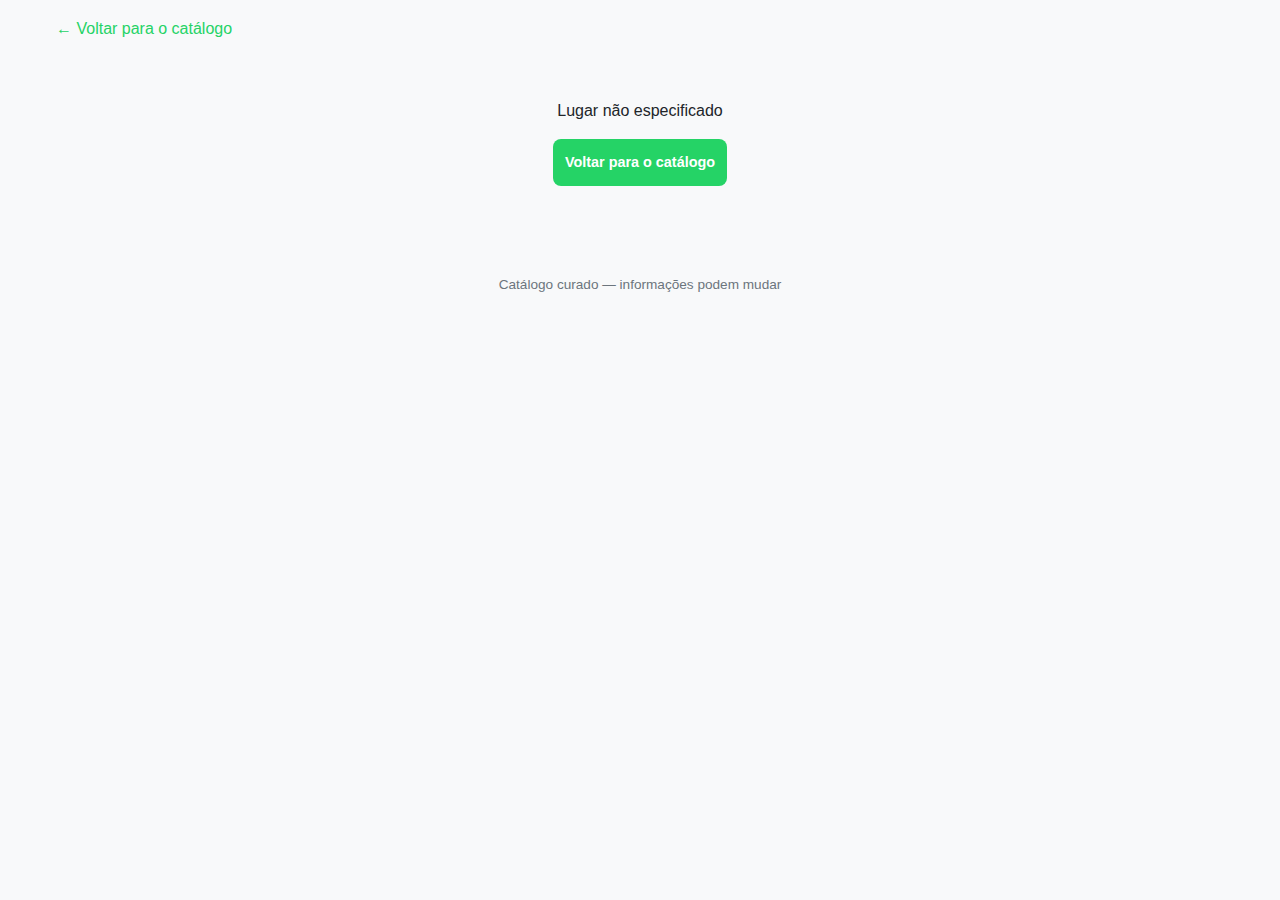
<file: lugar.html>
<!DOCTYPE html>
<html lang="pt-BR">
<head>
    <meta charset="UTF-8">
    <meta name="viewport" content="width=device-width, initial-scale=1.0">
    <title>Carregando... - Guia da Mesa</title>
    <meta name="description" content="Review editorial de restaurante em Sena Madureira - AC">
    <link rel="stylesheet" href="style.css">
    <link rel="stylesheet" href="review.css">
</head>
<body>
    <div class="container">
        <!-- Back Button -->
        <a href="index.html" class="back-link">← Voltar para o catálogo</a>

        <!-- Loading State -->
        <div id="loadingState" class="loading-state">
            <p>Carregando...</p>
        </div>

        <!-- Place Header -->
        <div id="placeHeader" class="place-header" style="display: none;">
            <!-- Será preenchido via JS -->
        </div>

        <!-- Review Content -->
        <div id="reviewContent" class="review-content" style="display: none;">
            <!-- Será preenchido via JS -->
        </div>

        <!-- Footer -->
        <footer class="footer">
            <p class="footer__text">Catálogo curado — informações podem mudar</p>
        </footer>
    </div>

    <script src="lugar.js"></script>
</body>
</html>
</file>
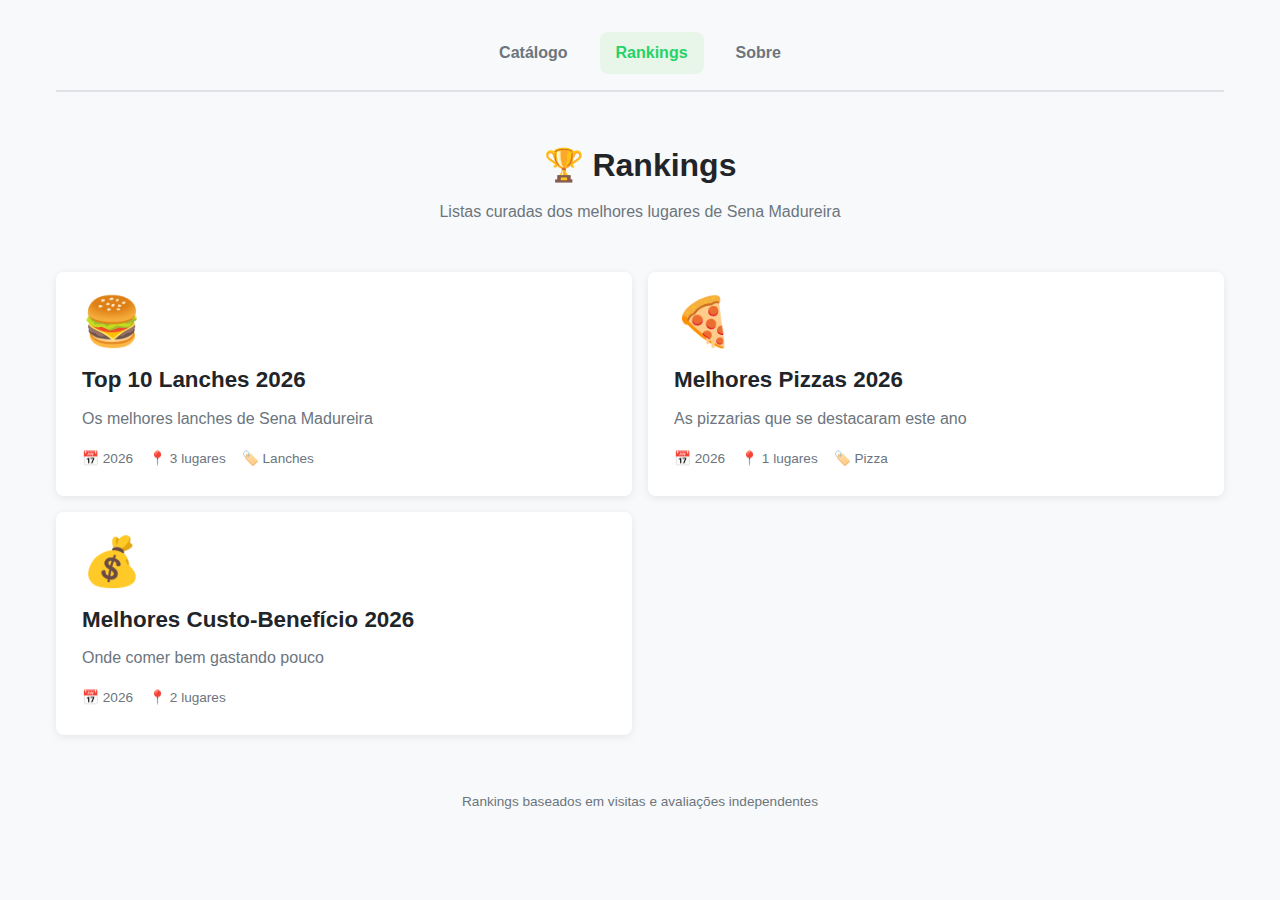
<file: rankings.html>
<!DOCTYPE html>
<html lang="pt-BR">
<head>
    <meta charset="UTF-8">
    <meta name="viewport" content="width=device-width, initial-scale=1.0">
    <title>Rankings - Guia da Mesa</title>
    <meta name="description" content="Rankings curados dos melhores lugares para comer em Sena Madureira - AC">
    <link rel="stylesheet" href="src/styles/style.css">
    <link rel="stylesheet" href="src/styles/rankings.css">
</head>
<body>
    <div class="container">
        <!-- Navigation -->
        <nav class="main-nav">
            <a href="index.html" class="nav-link">Catálogo</a>
            <a href="rankings.html" class="nav-link nav-link--active">Rankings</a>
            <a href="sobre.html" class="nav-link">Sobre</a>
        </nav>

        <!-- Header -->
        <header class="header">
            <h1 class="header__title">🏆 Rankings</h1>
            <p class="header__subtitle">Listas curadas dos melhores lugares de Sena Madureira</p>
        </header>

        <!-- Rankings Grid -->
        <div id="rankingsGrid" class="rankings-grid">
            <!-- Será preenchido via JS -->
        </div>

        <!-- Footer -->
        <footer class="footer">
            <p class="footer__text">Rankings baseados em visitas e avaliações independentes</p>
        </footer>
    </div>

    <script src="src/scripts/rankings.js"></script>
</body>
</html>
</file>
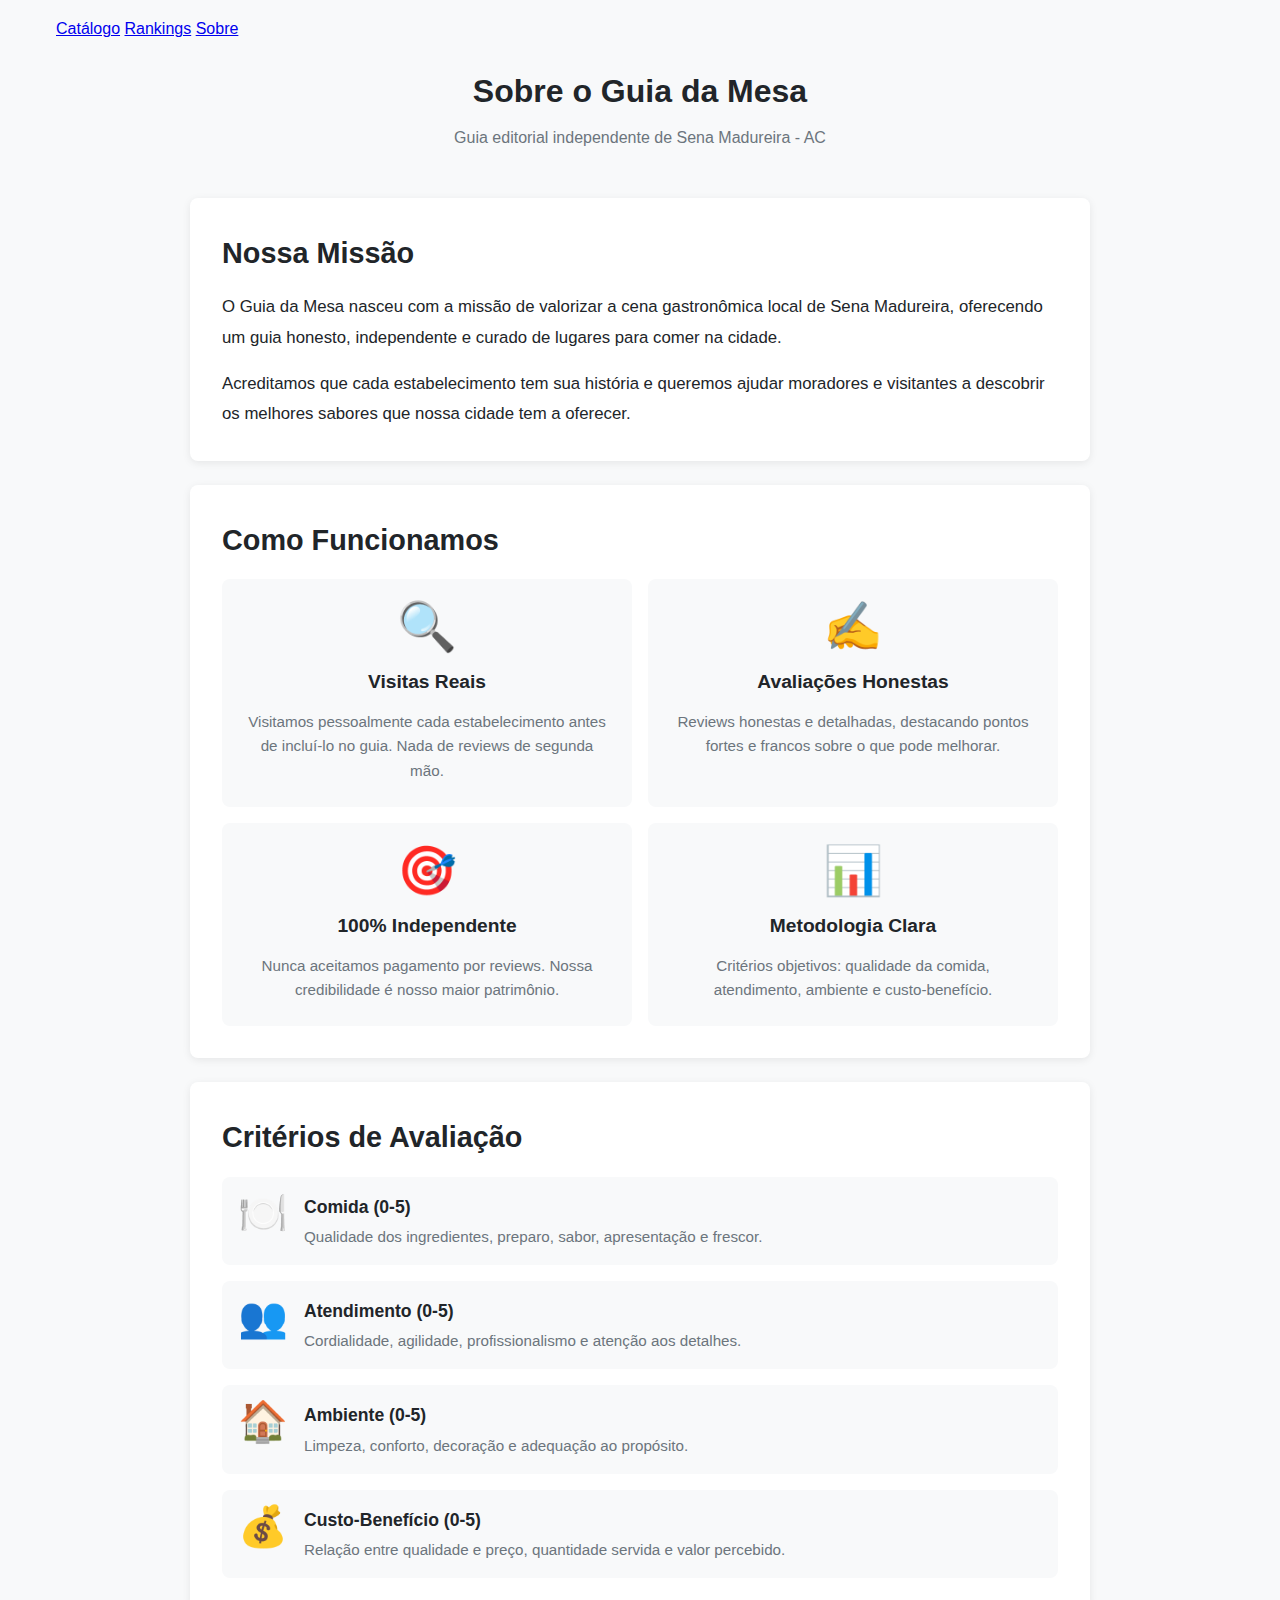
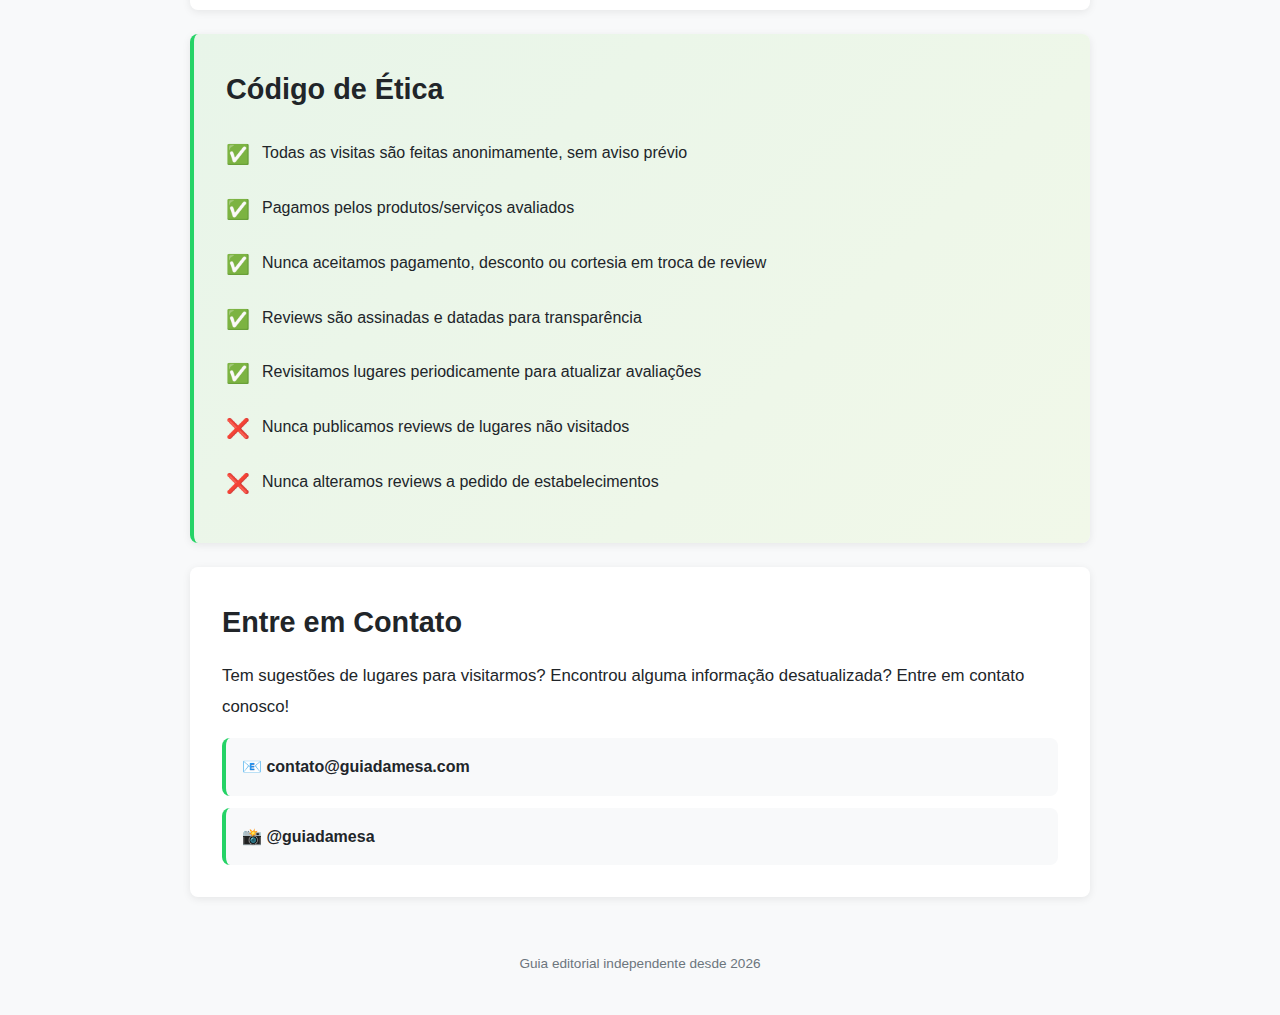
<file: sobre.html>
<!DOCTYPE html>
<html lang="pt-BR">
<head>
    <meta charset="UTF-8">
    <meta name="viewport" content="width=device-width, initial-scale=1.0">
    <title>Sobre - Guia da Mesa</title>
    <meta name="description" content="Conheça o Guia da Mesa, guia editorial independente de restaurantes de Sena Madureira - AC">
    <link rel="stylesheet" href="src/styles/style.css">
    <link rel="stylesheet" href="src/styles/sobre.css">
</head>
<body>
    <div class="container">
        <!-- Navigation -->
        <nav class="main-nav">
            <a href="index.html" class="nav-link">Catálogo</a>
            <a href="rankings.html" class="nav-link">Rankings</a>
            <a href="sobre.html" class="nav-link nav-link--active">Sobre</a>
        </nav>

        <!-- Header -->
        <header class="header">
            <h1 class="header__title">Sobre o Guia da Mesa</h1>
            <p class="header__subtitle">Guia editorial independente de Sena Madureira - AC</p>
        </header>

        <!-- About Content -->
        <div class="about-content">
            <!-- Mission -->
            <section class="about-section">
                <h2 class="about-section__title">Nossa Missão</h2>
                <p class="about-section__text">
                    O Guia da Mesa nasceu com a missão de valorizar a cena gastronômica local de Sena Madureira,
                    oferecendo um guia honesto, independente e curado de lugares para comer na cidade.
                </p>
                <p class="about-section__text">
                    Acreditamos que cada estabelecimento tem sua história e queremos ajudar moradores e visitantes
                    a descobrir os melhores sabores que nossa cidade tem a oferecer.
                </p>
            </section>

            <!-- How it Works -->
            <section class="about-section">
                <h2 class="about-section__title">Como Funcionamos</h2>
                <div class="about-grid">
                    <div class="about-card">
                        <div class="about-card__icon">🔍</div>
                        <h3 class="about-card__title">Visitas Reais</h3>
                        <p class="about-card__text">
                            Visitamos pessoalmente cada estabelecimento antes de incluí-lo no guia.
                            Nada de reviews de segunda mão.
                        </p>
                    </div>

                    <div class="about-card">
                        <div class="about-card__icon">✍️</div>
                        <h3 class="about-card__title">Avaliações Honestas</h3>
                        <p class="about-card__text">
                            Reviews honestas e detalhadas, destacando pontos fortes e francos
                            sobre o que pode melhorar.
                        </p>
                    </div>

                    <div class="about-card">
                        <div class="about-card__icon">🎯</div>
                        <h3 class="about-card__title">100% Independente</h3>
                        <p class="about-card__text">
                            Nunca aceitamos pagamento por reviews. Nossa credibilidade
                            é nosso maior patrimônio.
                        </p>
                    </div>

                    <div class="about-card">
                        <div class="about-card__icon">📊</div>
                        <h3 class="about-card__title">Metodologia Clara</h3>
                        <p class="about-card__text">
                            Critérios objetivos: qualidade da comida, atendimento, ambiente
                            e custo-benefício.
                        </p>
                    </div>
                </div>
            </section>

            <!-- Criteria -->
            <section class="about-section">
                <h2 class="about-section__title">Critérios de Avaliação</h2>
                <div class="criteria-list">
                    <div class="criteria-item">
                        <div class="criteria-item__icon">🍽️</div>
                        <div class="criteria-item__content">
                            <h3 class="criteria-item__title">Comida (0-5)</h3>
                            <p class="criteria-item__text">
                                Qualidade dos ingredientes, preparo, sabor, apresentação e frescor.
                            </p>
                        </div>
                    </div>

                    <div class="criteria-item">
                        <div class="criteria-item__icon">👥</div>
                        <div class="criteria-item__content">
                            <h3 class="criteria-item__title">Atendimento (0-5)</h3>
                            <p class="criteria-item__text">
                                Cordialidade, agilidade, profissionalismo e atenção aos detalhes.
                            </p>
                        </div>
                    </div>

                    <div class="criteria-item">
                        <div class="criteria-item__icon">🏠</div>
                        <div class="criteria-item__content">
                            <h3 class="criteria-item__title">Ambiente (0-5)</h3>
                            <p class="criteria-item__text">
                                Limpeza, conforto, decoração e adequação ao propósito.
                            </p>
                        </div>
                    </div>

                    <div class="criteria-item">
                        <div class="criteria-item__icon">💰</div>
                        <div class="criteria-item__content">
                            <h3 class="criteria-item__title">Custo-Benefício (0-5)</h3>
                            <p class="criteria-item__text">
                                Relação entre qualidade e preço, quantidade servida e valor percebido.
                            </p>
                        </div>
                    </div>
                </div>
            </section>

            <!-- Ethics -->
            <section class="about-section about-section--highlight">
                <h2 class="about-section__title">Código de Ética</h2>
                <ul class="ethics-list">
                    <li class="ethics-item">
                        <span class="ethics-icon">✅</span>
                        <span>Todas as visitas são feitas anonimamente, sem aviso prévio</span>
                    </li>
                    <li class="ethics-item">
                        <span class="ethics-icon">✅</span>
                        <span>Pagamos pelos produtos/serviços avaliados</span>
                    </li>
                    <li class="ethics-item">
                        <span class="ethics-icon">✅</span>
                        <span>Nunca aceitamos pagamento, desconto ou cortesia em troca de review</span>
                    </li>
                    <li class="ethics-item">
                        <span class="ethics-icon">✅</span>
                        <span>Reviews são assinadas e datadas para transparência</span>
                    </li>
                    <li class="ethics-item">
                        <span class="ethics-icon">✅</span>
                        <span>Revisitamos lugares periodicamente para atualizar avaliações</span>
                    </li>
                    <li class="ethics-item">
                        <span class="ethics-icon">❌</span>
                        <span>Nunca publicamos reviews de lugares não visitados</span>
                    </li>
                    <li class="ethics-item">
                        <span class="ethics-icon">❌</span>
                        <span>Nunca alteramos reviews a pedido de estabelecimentos</span>
                    </li>
                </ul>
            </section>

            <!-- Contact -->
            <section class="about-section">
                <h2 class="about-section__title">Entre em Contato</h2>
                <p class="about-section__text">
                    Tem sugestões de lugares para visitarmos? Encontrou alguma informação desatualizada?
                    Entre em contato conosco!
                </p>
                <div class="contact-info">
                    <a href="mailto:contato@guiadamesa.com" class="contact-link">
                        📧 contato@guiadamesa.com
                    </a>
                    <a href="https://instagram.com/guiadamesa" class="contact-link" target="_blank" rel="noopener noreferrer">
                        📸 @guiadamesa
                    </a>
                </div>
            </section>
        </div>

        <!-- Footer -->
        <footer class="footer">
            <p class="footer__text">Guia editorial independente desde 2026</p>
        </footer>
    </div>
</body>
</html>
</file>
<file: style.css>
/* ========================================
   CSS Variables
   ======================================== */
:root {
    --color-primary: #25D366;
    --color-secondary: #E1306C;
    --color-background: #F8F9FA;
    --color-card: #FFFFFF;
    --color-text: #212529;
    --color-text-light: #6C757D;
    --color-border: #DEE2E6;
    --border-radius: 8px;
    --spacing-xs: 8px;
    --spacing-sm: 12px;
    --spacing-md: 16px;
    --spacing-lg: 24px;
    --spacing-xl: 32px;
}

/* ========================================
   Reset & Base
   ======================================== */
* {
    margin: 0;
    padding: 0;
    box-sizing: border-box;
}

body {
    font-family: -apple-system, BlinkMacSystemFont, 'Segoe UI', Roboto, Oxygen, Ubuntu, Cantarell, sans-serif;
    background-color: var(--color-background);
    color: var(--color-text);
    line-height: 1.6;
    -webkit-font-smoothing: antialiased;
}

/* ========================================
   Container
   ======================================== */
.container {
    max-width: 1200px;
    margin: 0 auto;
    padding: var(--spacing-md);
}

/* ========================================
   Header
   ======================================== */
.header {
    text-align: center;
    padding: var(--spacing-lg) 0;
    margin-bottom: var(--spacing-lg);
}

.header__title {
    font-size: 2rem;
    font-weight: 700;
    color: var(--color-text);
    margin-bottom: var(--spacing-xs);
}

.header__subtitle {
    font-size: 1rem;
    color: var(--color-text-light);
    font-weight: 400;
}

/* ========================================
   Search
   ======================================== */
.search {
    margin-bottom: var(--spacing-md);
}

.search__input {
    width: 100%;
    padding: var(--spacing-sm) var(--spacing-md);
    border: 2px solid var(--color-border);
    border-radius: var(--border-radius);
    font-size: 1rem;
    transition: border-color 0.2s;
    background-color: var(--color-card);
}

.search__input:focus {
    outline: none;
    border-color: var(--color-primary);
}

.search__input::placeholder {
    color: var(--color-text-light);
}

/* ========================================
   Filters (Chips)
   ======================================== */
.filters {
    margin-bottom: var(--spacing-lg);
    overflow-x: auto;
    -webkit-overflow-scrolling: touch;
}

.filters__scroll {
    display: flex;
    gap: var(--spacing-xs);
    padding-bottom: var(--spacing-xs);
}

.filter-chip {
    padding: var(--spacing-xs) var(--spacing-md);
    border: 2px solid var(--color-border);
    border-radius: 20px;
    background-color: var(--color-card);
    color: var(--color-text);
    font-size: 0.9rem;
    font-weight: 500;
    cursor: pointer;
    white-space: nowrap;
    transition: all 0.2s;
    flex-shrink: 0;
}

.filter-chip:hover {
    border-color: var(--color-primary);
}

.filter-chip--active {
    background-color: var(--color-primary);
    border-color: var(--color-primary);
    color: white;
}

/* ========================================
   Places Grid
   ======================================== */
.places {
    display: grid;
    grid-template-columns: 1fr;
    gap: var(--spacing-md);
    margin-bottom: var(--spacing-xl);
}

@media (min-width: 640px) {
    .places {
        grid-template-columns: repeat(2, 1fr);
    }
}

@media (min-width: 1024px) {
    .places {
        grid-template-columns: repeat(3, 1fr);
    }
}

/* ========================================
   Place Card
   ======================================== */
.place-card {
    background-color: var(--color-card);
    border-radius: var(--border-radius);
    padding: var(--spacing-md);
    box-shadow: 0 2px 8px rgba(0, 0, 0, 0.08);
    transition: transform 0.2s, box-shadow 0.2s;
    position: relative;
}

.place-card:hover {
    transform: translateY(-2px);
    box-shadow: 0 4px 12px rgba(0, 0, 0, 0.12);
}

.place-card--clickable {
    cursor: pointer;
}

.place-card__badge {
    position: absolute;
    top: var(--spacing-sm);
    right: var(--spacing-sm);
    background-color: #FFF3CD;
    color: #856404;
    padding: 4px 10px;
    border-radius: 12px;
    font-size: 0.75rem;
    font-weight: 600;
}

.place-card__header {
    display: flex;
    gap: var(--spacing-md);
    margin-bottom: var(--spacing-md);
}

.place-card__logo {
    width: 72px;
    height: 72px;
    border-radius: var(--border-radius);
    object-fit: cover;
    background-color: var(--color-background);
    flex-shrink: 0;
}

.place-card__info {
    flex: 1;
    display: flex;
    flex-direction: column;
    justify-content: center;
}

.place-card__name {
    font-size: 1.1rem;
    font-weight: 600;
    color: var(--color-text);
    margin-bottom: var(--spacing-xs);
}

.place-card__category {
    display: inline-block;
    padding: 4px 10px;
    background-color: var(--color-background);
    color: var(--color-text-light);
    font-size: 0.75rem;
    font-weight: 500;
    border-radius: 12px;
    align-self: flex-start;
}

.place-card__actions {
    display: flex;
    gap: var(--spacing-xs);
}

.btn {
    flex: 1;
    padding: var(--spacing-sm);
    border: none;
    border-radius: var(--border-radius);
    font-size: 0.9rem;
    font-weight: 600;
    cursor: pointer;
    text-decoration: none;
    text-align: center;
    transition: all 0.2s;
    display: flex;
    align-items: center;
    justify-content: center;
    gap: 6px;
}

.btn--whatsapp {
    background-color: var(--color-primary);
    color: white;
}

.btn--whatsapp:hover {
    background-color: #20BA5A;
}

.btn--instagram {
    background-color: var(--color-border);
    color: var(--color-text);
}

.btn--instagram:hover {
    background-color: var(--color-secondary);
    color: white;
}

/* ========================================
   Empty State
   ======================================== */
.empty-state {
    text-align: center;
    padding: var(--spacing-xl);
}

.empty-state__text {
    font-size: 1.1rem;
    color: var(--color-text-light);
    margin-bottom: var(--spacing-md);
}

.empty-state__button {
    padding: var(--spacing-sm) var(--spacing-lg);
    background-color: var(--color-primary);
    color: white;
    border: none;
    border-radius: var(--border-radius);
    font-size: 1rem;
    font-weight: 600;
    cursor: pointer;
    transition: background-color 0.2s;
}

.empty-state__button:hover {
    background-color: #20BA5A;
}

/* ========================================
   Footer
   ======================================== */
.footer {
    text-align: center;
    padding: var(--spacing-lg) 0;
    margin-top: var(--spacing-xl);
}

.footer__text {
    font-size: 0.85rem;
    color: var(--color-text-light);
}

/* ========================================
   Scrollbar
   ======================================== */
.filters::-webkit-scrollbar {
    height: 6px;
}

.filters::-webkit-scrollbar-track {
    background: transparent;
}

.filters::-webkit-scrollbar-thumb {
    background: var(--color-border);
    border-radius: 3px;
}

.filters::-webkit-scrollbar-thumb:hover {
    background: var(--color-text-light);
}
</file>
<file: review.css>
/* ========================================
   Review Page Styles
   ======================================== */

/* Back Link */
.back-link {
    display: inline-block;
    margin-bottom: var(--spacing-lg);
    color: var(--color-primary);
    text-decoration: none;
    font-weight: 500;
    transition: color 0.2s;
}

.back-link:hover {
    color: #20BA5A;
}

/* Loading State */
.loading-state {
    text-align: center;
    padding: var(--spacing-xl);
    color: var(--color-text-light);
}

/* ========================================
   Place Header
   ======================================== */
.place-header {
    background-color: var(--color-card);
    border-radius: var(--border-radius);
    padding: var(--spacing-lg);
    margin-bottom: var(--spacing-lg);
    box-shadow: 0 2px 8px rgba(0, 0, 0, 0.08);
}

.place-header__top {
    display: flex;
    gap: var(--spacing-lg);
    margin-bottom: var(--spacing-lg);
}

.place-header__logo {
    width: 120px;
    height: 120px;
    border-radius: var(--border-radius);
    object-fit: cover;
    background-color: var(--color-background);
    flex-shrink: 0;
}

.place-header__info {
    flex: 1;
}

.place-header__name {
    font-size: 2rem;
    font-weight: 700;
    color: var(--color-text);
    margin-bottom: var(--spacing-xs);
}

.place-header__category {
    display: inline-block;
    padding: 6px 14px;
    background-color: var(--color-background);
    color: var(--color-text-light);
    font-size: 0.9rem;
    font-weight: 500;
    border-radius: 16px;
    margin-bottom: var(--spacing-md);
}

.place-header__meta {
    display: flex;
    gap: var(--spacing-md);
    flex-wrap: wrap;
    margin-top: var(--spacing-md);
}

.place-header__meta-item {
    display: flex;
    align-items: center;
    gap: 6px;
    color: var(--color-text-light);
    font-size: 0.9rem;
}

.place-header__actions {
    display: flex;
    gap: var(--spacing-sm);
    margin-top: var(--spacing-md);
}

@media (max-width: 640px) {
    .place-header__top {
        flex-direction: column;
        text-align: center;
    }

    .place-header__logo {
        width: 100px;
        height: 100px;
        margin: 0 auto;
    }

    .place-header__name {
        font-size: 1.5rem;
    }
}

/* ========================================
   Review Content
   ======================================== */
.review-content {
    background-color: var(--color-card);
    border-radius: var(--border-radius);
    padding: var(--spacing-lg);
    margin-bottom: var(--spacing-lg);
    box-shadow: 0 2px 8px rgba(0, 0, 0, 0.08);
}

/* Review Header */
.review-header {
    margin-bottom: var(--spacing-lg);
    padding-bottom: var(--spacing-lg);
    border-bottom: 1px solid var(--color-border);
}

.review-header__badge {
    display: inline-block;
    padding: 6px 12px;
    background-color: #FFF3CD;
    color: #856404;
    font-size: 0.85rem;
    font-weight: 600;
    border-radius: 6px;
    margin-bottom: var(--spacing-sm);
}

.review-header__dates {
    display: flex;
    gap: var(--spacing-md);
    flex-wrap: wrap;
    font-size: 0.85rem;
    color: var(--color-text-light);
}

/* Summary */
.review-summary {
    font-size: 1.2rem;
    line-height: 1.7;
    color: var(--color-text);
    font-weight: 500;
    margin-bottom: var(--spacing-lg);
    padding: var(--spacing-md);
    background-color: var(--color-background);
    border-radius: var(--border-radius);
    border-left: 4px solid var(--color-primary);
}

/* Ratings */
.review-ratings {
    margin-bottom: var(--spacing-lg);
}

.review-ratings__title {
    font-size: 1.3rem;
    font-weight: 600;
    margin-bottom: var(--spacing-md);
    color: var(--color-text);
}

.rating-item {
    display: flex;
    align-items: center;
    gap: var(--spacing-md);
    margin-bottom: var(--spacing-sm);
}

.rating-item__label {
    min-width: 140px;
    font-weight: 500;
    color: var(--color-text);
}

.rating-item__bar {
    flex: 1;
    height: 8px;
    background-color: var(--color-border);
    border-radius: 4px;
    overflow: hidden;
}

.rating-item__fill {
    height: 100%;
    background-color: var(--color-primary);
    border-radius: 4px;
    transition: width 0.3s ease;
}

.rating-item__value {
    min-width: 40px;
    text-align: right;
    font-weight: 600;
    color: var(--color-text);
}

/* Full Text */
.review-full-text {
    margin-bottom: var(--spacing-lg);
}

.review-full-text__title {
    font-size: 1.3rem;
    font-weight: 600;
    margin-bottom: var(--spacing-md);
    color: var(--color-text);
}

.review-full-text__content {
    font-size: 1.05rem;
    line-height: 1.8;
    color: var(--color-text);
}

.review-full-text__content p {
    margin-bottom: var(--spacing-md);
}

/* Highlights */
.review-highlights {
    margin-bottom: var(--spacing-lg);
    padding: var(--spacing-md);
    background-color: #D1F2EB;
    border-radius: var(--border-radius);
}

.review-highlights__title {
    font-size: 1.1rem;
    font-weight: 600;
    margin-bottom: var(--spacing-sm);
    color: var(--color-text);
}

.review-highlights__list {
    list-style: none;
}

.review-highlights__item {
    padding: var(--spacing-xs) 0;
    color: var(--color-text);
}

.review-highlights__item::before {
    content: "✓ ";
    color: var(--color-primary);
    font-weight: bold;
    margin-right: 8px;
}

/* Dish Recommendations */
.review-dishes {
    margin-bottom: var(--spacing-lg);
}

.review-dishes__title {
    font-size: 1.3rem;
    font-weight: 600;
    margin-bottom: var(--spacing-md);
    color: var(--color-text);
}

.dish-card {
    background-color: var(--color-background);
    border-radius: var(--border-radius);
    padding: var(--spacing-md);
    margin-bottom: var(--spacing-sm);
}

.dish-card__header {
    display: flex;
    justify-content: space-between;
    align-items: baseline;
    margin-bottom: var(--spacing-xs);
}

.dish-card__name {
    font-size: 1.1rem;
    font-weight: 600;
    color: var(--color-text);
}

.dish-card__price {
    font-size: 1rem;
    font-weight: 600;
    color: var(--color-primary);
}

.dish-card__note {
    font-size: 0.95rem;
    color: var(--color-text-light);
    line-height: 1.5;
}

/* Curator Note */
.curator-note {
    margin-top: var(--spacing-lg);
    padding: var(--spacing-md);
    background-color: #F8F9FA;
    border-left: 4px solid var(--color-text-light);
    border-radius: var(--border-radius);
}

.curator-note__title {
    font-size: 0.9rem;
    font-weight: 600;
    color: var(--color-text-light);
    margin-bottom: var(--spacing-xs);
    text-transform: uppercase;
    letter-spacing: 0.5px;
}

.curator-note__text {
    font-size: 0.95rem;
    color: var(--color-text);
    font-style: italic;
    line-height: 1.6;
}

/* Info Boxes */
.info-box {
    display: inline-block;
    padding: 4px 10px;
    background-color: var(--color-background);
    border-radius: 6px;
    font-size: 0.9rem;
    font-weight: 500;
    margin-right: var(--spacing-xs);
    margin-bottom: var(--spacing-xs);
}

/* ========================================
   Awards Section
   ======================================== */
.awards-section {
    margin-top: var(--spacing-xl);
    margin-bottom: var(--spacing-lg);
}

.awards-section__title {
    font-size: 1.3rem;
    font-weight: 600;
    margin-bottom: var(--spacing-md);
    color: var(--color-text);
}

.awards-grid {
    display: grid;
    gap: var(--spacing-md);
}

.award-card {
    display: flex;
    gap: var(--spacing-md);
    padding: var(--spacing-md);
    background: linear-gradient(135deg, #FFF3CD 0%, #FFF8E1 100%);
    border: 2px solid #FFC107;
    border-radius: var(--border-radius);
    align-items: center;
}

.award-card__emoji {
    font-size: 3rem;
    line-height: 1;
    flex-shrink: 0;
}

.award-card__content {
    flex: 1;
}

.award-card__name {
    font-size: 1.1rem;
    font-weight: 700;
    color: #856404;
    margin-bottom: 4px;
}

.award-card__reason {
    font-size: 0.95rem;
    color: #856404;
    line-height: 1.5;
    margin: 0;
}

/* ========================================
   Rankings Section
   ======================================== */
.rankings-section {
    margin-top: var(--spacing-lg);
    margin-bottom: var(--spacing-lg);
}

.rankings-section__title {
    font-size: 1.3rem;
    font-weight: 600;
    margin-bottom: var(--spacing-md);
    color: var(--color-text);
}

.ranking-link {
    display: block;
    padding: var(--spacing-md);
    background-color: var(--color-background);
    border-radius: var(--border-radius);
    color: var(--color-text);
    text-decoration: none;
    font-weight: 600;
    margin-bottom: var(--spacing-xs);
    transition: all 0.2s;
    border-left: 4px solid var(--color-primary);
}

.ranking-link:hover {
    background-color: #E8F5E9;
    transform: translateX(4px);
}

/* Mobile Adjustments */
@media (max-width: 640px) {
    .rating-item__label {
        min-width: 100px;
        font-size: 0.9rem;
    }

    .review-summary {
        font-size: 1.05rem;
    }

    .review-full-text__content {
        font-size: 1rem;
    }

    .award-card__emoji {
        font-size: 2.5rem;
    }

    .award-card__name {
        font-size: 1rem;
    }
}
</file>
<file: src/styles/style.css>
/* ========================================
   CSS Variables
   ======================================== */
:root {
    --color-primary: #25D366;
    --color-secondary: #E1306C;
    --color-background: #F8F9FA;
    --color-card: #FFFFFF;
    --color-text: #212529;
    --color-text-light: #6C757D;
    --color-border: #DEE2E6;
    --border-radius: 8px;
    --spacing-xs: 8px;
    --spacing-sm: 12px;
    --spacing-md: 16px;
    --spacing-lg: 24px;
    --spacing-xl: 32px;
}

/* ========================================
   Reset & Base
   ======================================== */
* {
    margin: 0;
    padding: 0;
    box-sizing: border-box;
}

body {
    font-family: -apple-system, BlinkMacSystemFont, 'Segoe UI', Roboto, Oxygen, Ubuntu, Cantarell, sans-serif;
    background-color: var(--color-background);
    color: var(--color-text);
    line-height: 1.6;
    -webkit-font-smoothing: antialiased;
}

/* ========================================
   Container
   ======================================== */
.container {
    max-width: 1200px;
    margin: 0 auto;
    padding: var(--spacing-md);
}

/* ========================================
   Header
   ======================================== */
.header {
    text-align: center;
    padding: var(--spacing-lg) 0;
    margin-bottom: var(--spacing-lg);
}

.header__title {
    font-size: 2rem;
    font-weight: 700;
    color: var(--color-text);
    margin-bottom: var(--spacing-xs);
}

.header__subtitle {
    font-size: 1rem;
    color: var(--color-text-light);
    font-weight: 400;
}

/* ========================================
   Search
   ======================================== */
.search {
    margin-bottom: var(--spacing-md);
}

.search__input {
    width: 100%;
    padding: var(--spacing-sm) var(--spacing-md);
    border: 2px solid var(--color-border);
    border-radius: var(--border-radius);
    font-size: 1rem;
    transition: border-color 0.2s;
    background-color: var(--color-card);
}

.search__input:focus {
    outline: none;
    border-color: var(--color-primary);
}

.search__input::placeholder {
    color: var(--color-text-light);
}

/* ========================================
   Filters (Chips)
   ======================================== */
.filters {
    margin-bottom: var(--spacing-lg);
    overflow-x: auto;
    -webkit-overflow-scrolling: touch;
}

.filters__scroll {
    display: flex;
    gap: var(--spacing-xs);
    padding-bottom: var(--spacing-xs);
}

.filter-chip {
    padding: var(--spacing-xs) var(--spacing-md);
    border: 2px solid var(--color-border);
    border-radius: 20px;
    background-color: var(--color-card);
    color: var(--color-text);
    font-size: 0.9rem;
    font-weight: 500;
    cursor: pointer;
    white-space: nowrap;
    transition: all 0.2s;
    flex-shrink: 0;
}

.filter-chip:hover {
    border-color: var(--color-primary);
}

.filter-chip--active {
    background-color: var(--color-primary);
    border-color: var(--color-primary);
    color: white;
}

/* ========================================
   Places Grid
   ======================================== */
.places {
    display: grid;
    grid-template-columns: 1fr;
    gap: var(--spacing-md);
    margin-bottom: var(--spacing-xl);
}

@media (min-width: 640px) {
    .places {
        grid-template-columns: repeat(2, 1fr);
    }
}

@media (min-width: 1024px) {
    .places {
        grid-template-columns: repeat(3, 1fr);
    }
}

/* ========================================
   Place Card
   ======================================== */
.place-card {
    background-color: var(--color-card);
    border-radius: var(--border-radius);
    padding: var(--spacing-md);
    box-shadow: 0 2px 8px rgba(0, 0, 0, 0.08);
    transition: transform 0.2s, box-shadow 0.2s;
    position: relative;
}

.place-card:hover {
    transform: translateY(-2px);
    box-shadow: 0 4px 12px rgba(0, 0, 0, 0.12);
}

.place-card--clickable {
    cursor: pointer;
}

.place-card__badge {
    position: absolute;
    top: var(--spacing-sm);
    right: var(--spacing-sm);
    background-color: #FFF3CD;
    color: #856404;
    padding: 4px 10px;
    border-radius: 12px;
    font-size: 0.75rem;
    font-weight: 600;
}

.place-card__header {
    display: flex;
    gap: var(--spacing-md);
    margin-bottom: var(--spacing-md);
}

.place-card__logo {
    width: 72px;
    height: 72px;
    border-radius: var(--border-radius);
    object-fit: cover;
    background-color: var(--color-background);
    flex-shrink: 0;
}

.place-card__info {
    flex: 1;
    display: flex;
    flex-direction: column;
    justify-content: center;
}

.place-card__name {
    font-size: 1.1rem;
    font-weight: 600;
    color: var(--color-text);
    margin-bottom: var(--spacing-xs);
}

.place-card__category {
    display: inline-block;
    padding: 4px 10px;
    background-color: var(--color-background);
    color: var(--color-text-light);
    font-size: 0.75rem;
    font-weight: 500;
    border-radius: 12px;
    align-self: flex-start;
}

.place-card__actions {
    display: flex;
    gap: var(--spacing-xs);
}

.btn {
    flex: 1;
    padding: var(--spacing-sm);
    border: none;
    border-radius: var(--border-radius);
    font-size: 0.9rem;
    font-weight: 600;
    cursor: pointer;
    text-decoration: none;
    text-align: center;
    transition: all 0.2s;
    display: flex;
    align-items: center;
    justify-content: center;
    gap: 6px;
}

.btn--whatsapp {
    background-color: var(--color-primary);
    color: white;
}

.btn--whatsapp:hover {
    background-color: #20BA5A;
}

.btn--instagram {
    background-color: var(--color-border);
    color: var(--color-text);
}

.btn--instagram:hover {
    background-color: var(--color-secondary);
    color: white;
}

/* ========================================
   Empty State
   ======================================== */
.empty-state {
    text-align: center;
    padding: var(--spacing-xl);
}

.empty-state__text {
    font-size: 1.1rem;
    color: var(--color-text-light);
    margin-bottom: var(--spacing-md);
}

.empty-state__button {
    padding: var(--spacing-sm) var(--spacing-lg);
    background-color: var(--color-primary);
    color: white;
    border: none;
    border-radius: var(--border-radius);
    font-size: 1rem;
    font-weight: 600;
    cursor: pointer;
    transition: background-color 0.2s;
}

.empty-state__button:hover {
    background-color: #20BA5A;
}

/* ========================================
   Footer
   ======================================== */
.footer {
    text-align: center;
    padding: var(--spacing-lg) 0;
    margin-top: var(--spacing-xl);
}

.footer__text {
    font-size: 0.85rem;
    color: var(--color-text-light);
}

/* ========================================
   Scrollbar
   ======================================== */
.filters::-webkit-scrollbar {
    height: 6px;
}

.filters::-webkit-scrollbar-track {
    background: transparent;
}

.filters::-webkit-scrollbar-thumb {
    background: var(--color-border);
    border-radius: 3px;
}

.filters::-webkit-scrollbar-thumb:hover {
    background: var(--color-text-light);
}
</file>
<file: src/styles/rankings.css>
/* ========================================
   Navigation
   ======================================== */
.main-nav {
    display: flex;
    gap: var(--spacing-md);
    justify-content: center;
    padding: var(--spacing-md) 0;
    margin-bottom: var(--spacing-lg);
    border-bottom: 2px solid var(--color-border);
}

.nav-link {
    padding: var(--spacing-xs) var(--spacing-md);
    text-decoration: none;
    color: var(--color-text-light);
    font-weight: 600;
    border-radius: var(--border-radius);
    transition: all 0.2s;
}

.nav-link:hover {
    color: var(--color-primary);
    background-color: var(--color-background);
}

.nav-link--active {
    color: var(--color-primary);
    background-color: #E8F5E9;
}

/* ========================================
   Rankings Grid (Lista de Rankings)
   ======================================== */
.rankings-grid {
    display: grid;
    grid-template-columns: 1fr;
    gap: var(--spacing-md);
    margin-bottom: var(--spacing-xl);
}

@media (min-width: 768px) {
    .rankings-grid {
        grid-template-columns: repeat(2, 1fr);
    }
}

.ranking-card {
    background-color: var(--color-card);
    border-radius: var(--border-radius);
    padding: var(--spacing-lg);
    box-shadow: 0 2px 8px rgba(0, 0, 0, 0.08);
    transition: all 0.2s;
    cursor: pointer;
    text-decoration: none;
    color: var(--color-text);
    display: block;
    border: 2px solid transparent;
}

.ranking-card:hover {
    transform: translateY(-4px);
    box-shadow: 0 6px 16px rgba(0, 0, 0, 0.12);
    border-color: var(--color-primary);
}

.ranking-card__emoji {
    font-size: 3rem;
    line-height: 1;
    margin-bottom: var(--spacing-md);
}

.ranking-card__title {
    font-size: 1.4rem;
    font-weight: 700;
    color: var(--color-text);
    margin-bottom: var(--spacing-xs);
}

.ranking-card__description {
    color: var(--color-text-light);
    margin-bottom: var(--spacing-md);
    line-height: 1.6;
}

.ranking-card__meta {
    display: flex;
    gap: var(--spacing-md);
    flex-wrap: wrap;
    font-size: 0.85rem;
    color: var(--color-text-light);
}

.ranking-card__meta-item {
    display: flex;
    align-items: center;
    gap: 4px;
}

/* ========================================
   Ranking Header (Página Individual)
   ======================================== */
.ranking-header {
    background: linear-gradient(135deg, #FFF3CD 0%, #FFF8E1 100%);
    border: 2px solid #FFC107;
    border-radius: var(--border-radius);
    padding: var(--spacing-xl);
    margin-bottom: var(--spacing-lg);
    text-align: center;
}

.ranking-header__emoji {
    font-size: 4rem;
    line-height: 1;
    margin-bottom: var(--spacing-md);
}

.ranking-header__title {
    font-size: 2rem;
    font-weight: 700;
    color: var(--color-text);
    margin-bottom: var(--spacing-sm);
}

.ranking-header__description {
    font-size: 1.1rem;
    color: var(--color-text-light);
    margin-bottom: var(--spacing-md);
    line-height: 1.6;
}

.ranking-header__meta {
    display: flex;
    gap: var(--spacing-md);
    justify-content: center;
    flex-wrap: wrap;
    font-size: 0.9rem;
    color: var(--color-text-light);
}

@media (max-width: 640px) {
    .ranking-header__emoji {
        font-size: 3rem;
    }

    .ranking-header__title {
        font-size: 1.5rem;
    }

    .ranking-header__description {
        font-size: 1rem;
    }
}

/* ========================================
   Ranking Content (Lista de Lugares)
   ======================================== */
.ranking-content {
    background-color: var(--color-card);
    border-radius: var(--border-radius);
    padding: var(--spacing-lg);
    margin-bottom: var(--spacing-lg);
    box-shadow: 0 2px 8px rgba(0, 0, 0, 0.08);
}

.ranking-list {
    list-style: none;
}

.ranking-item {
    display: flex;
    gap: var(--spacing-md);
    padding: var(--spacing-md);
    margin-bottom: var(--spacing-sm);
    background-color: var(--color-background);
    border-radius: var(--border-radius);
    transition: all 0.2s;
    text-decoration: none;
    color: var(--color-text);
}

.ranking-item:hover {
    background-color: #E8F5E9;
    transform: translateX(4px);
}

.ranking-item__position {
    font-size: 2rem;
    font-weight: 700;
    color: var(--color-primary);
    min-width: 60px;
    text-align: center;
    display: flex;
    align-items: center;
    justify-content: center;
}

.ranking-item__position--top3 {
    color: #FFD700;
    text-shadow: 0 2px 4px rgba(255, 215, 0, 0.3);
}

.ranking-item__logo {
    width: 72px;
    height: 72px;
    border-radius: var(--border-radius);
    object-fit: cover;
    background-color: var(--color-card);
    flex-shrink: 0;
}

.ranking-item__content {
    flex: 1;
    display: flex;
    flex-direction: column;
    justify-content: center;
}

.ranking-item__name {
    font-size: 1.2rem;
    font-weight: 600;
    color: var(--color-text);
    margin-bottom: 4px;
}

.ranking-item__category {
    display: inline-block;
    padding: 4px 10px;
    background-color: var(--color-card);
    color: var(--color-text-light);
    font-size: 0.75rem;
    font-weight: 500;
    border-radius: 12px;
    margin-bottom: var(--spacing-xs);
    align-self: flex-start;
}

.ranking-item__reason {
    font-size: 0.95rem;
    color: var(--color-text-light);
    line-height: 1.5;
}

.ranking-item__awards {
    display: flex;
    gap: var(--spacing-xs);
    margin-top: var(--spacing-xs);
    flex-wrap: wrap;
}

.award-badge {
    font-size: 1.2rem;
    padding: 4px 8px;
    background: linear-gradient(135deg, #FFF3CD 0%, #FFF8E1 100%);
    border-radius: 6px;
}

/* Mobile Adjustments */
@media (max-width: 640px) {
    .ranking-item {
        flex-direction: column;
        text-align: center;
    }

    .ranking-item__position {
        font-size: 3rem;
        min-width: auto;
    }

    .ranking-item__logo {
        width: 100px;
        height: 100px;
        margin: 0 auto;
    }

    .ranking-item__category {
        align-self: center;
    }

    .ranking-item__awards {
        justify-content: center;
    }
}

/* ========================================
   Methodology Section
   ======================================== */
.methodology-section {
    background-color: var(--color-background);
    border-left: 4px solid var(--color-primary);
    border-radius: var(--border-radius);
    padding: var(--spacing-md);
    margin-top: var(--spacing-lg);
}

.methodology-section__title {
    font-size: 1.1rem;
    font-weight: 600;
    color: var(--color-text);
    margin-bottom: var(--spacing-xs);
}

.methodology-section__text {
    font-size: 0.95rem;
    color: var(--color-text-light);
    line-height: 1.6;
}

/* ========================================
   Empty State
   ======================================== */
.empty-rankings {
    text-align: center;
    padding: var(--spacing-xl);
    color: var(--color-text-light);
}

.empty-rankings__icon {
    font-size: 4rem;
    margin-bottom: var(--spacing-md);
}

.empty-rankings__text {
    font-size: 1.1rem;
    margin-bottom: var(--spacing-md);
}
</file>
<file: src/styles/sobre.css>
/* ========================================
   About Content
   ======================================== */
.about-content {
    max-width: 900px;
    margin: 0 auto;
}

.about-section {
    background-color: var(--color-card);
    border-radius: var(--border-radius);
    padding: var(--spacing-xl);
    margin-bottom: var(--spacing-lg);
    box-shadow: 0 2px 8px rgba(0, 0, 0, 0.08);
}

.about-section--highlight {
    background: linear-gradient(135deg, #E8F5E9 0%, #F1F8E9 100%);
    border-left: 4px solid var(--color-primary);
}

.about-section__title {
    font-size: 1.8rem;
    font-weight: 700;
    color: var(--color-text);
    margin-bottom: var(--spacing-md);
}

.about-section__text {
    font-size: 1.05rem;
    line-height: 1.8;
    color: var(--color-text);
    margin-bottom: var(--spacing-md);
}

.about-section__text:last-child {
    margin-bottom: 0;
}

/* ========================================
   About Grid
   ======================================== */
.about-grid {
    display: grid;
    grid-template-columns: 1fr;
    gap: var(--spacing-md);
    margin-top: var(--spacing-md);
}

@media (min-width: 640px) {
    .about-grid {
        grid-template-columns: repeat(2, 1fr);
    }
}

.about-card {
    background-color: var(--color-background);
    border-radius: var(--border-radius);
    padding: var(--spacing-lg);
    text-align: center;
    transition: transform 0.2s;
}

.about-card:hover {
    transform: translateY(-4px);
}

.about-card__icon {
    font-size: 3rem;
    line-height: 1;
    margin-bottom: var(--spacing-md);
}

.about-card__title {
    font-size: 1.2rem;
    font-weight: 600;
    color: var(--color-text);
    margin-bottom: var(--spacing-sm);
}

.about-card__text {
    font-size: 0.95rem;
    line-height: 1.6;
    color: var(--color-text-light);
}

/* ========================================
   Criteria List
   ======================================== */
.criteria-list {
    display: grid;
    gap: var(--spacing-md);
    margin-top: var(--spacing-md);
}

.criteria-item {
    display: flex;
    gap: var(--spacing-md);
    padding: var(--spacing-md);
    background-color: var(--color-background);
    border-radius: var(--border-radius);
}

.criteria-item__icon {
    font-size: 2.5rem;
    line-height: 1;
    flex-shrink: 0;
}

.criteria-item__content {
    flex: 1;
}

.criteria-item__title {
    font-size: 1.1rem;
    font-weight: 600;
    color: var(--color-text);
    margin-bottom: 4px;
}

.criteria-item__text {
    font-size: 0.95rem;
    line-height: 1.6;
    color: var(--color-text-light);
}

/* ========================================
   Ethics List
   ======================================== */
.ethics-list {
    list-style: none;
    margin-top: var(--spacing-md);
}

.ethics-item {
    display: flex;
    align-items: flex-start;
    gap: var(--spacing-sm);
    padding: var(--spacing-sm) 0;
    font-size: 1rem;
    line-height: 1.6;
    color: var(--color-text);
}

.ethics-icon {
    font-size: 1.2rem;
    flex-shrink: 0;
}

/* ========================================
   Contact Info
   ======================================== */
.contact-info {
    display: flex;
    flex-direction: column;
    gap: var(--spacing-sm);
    margin-top: var(--spacing-md);
}

.contact-link {
    display: inline-block;
    padding: var(--spacing-md);
    background-color: var(--color-background);
    border-radius: var(--border-radius);
    color: var(--color-text);
    text-decoration: none;
    font-weight: 600;
    transition: all 0.2s;
    border-left: 4px solid var(--color-primary);
}

.contact-link:hover {
    background-color: #E8F5E9;
    transform: translateX(4px);
}

/* ========================================
   Mobile Adjustments
   ======================================== */
@media (max-width: 640px) {
    .about-section {
        padding: var(--spacing-lg);
    }

    .about-section__title {
        font-size: 1.5rem;
    }

    .about-card__icon {
        font-size: 2.5rem;
    }

    .criteria-item {
        flex-direction: column;
        text-align: center;
    }

    .criteria-item__icon {
        font-size: 3rem;
    }
}
</file>
